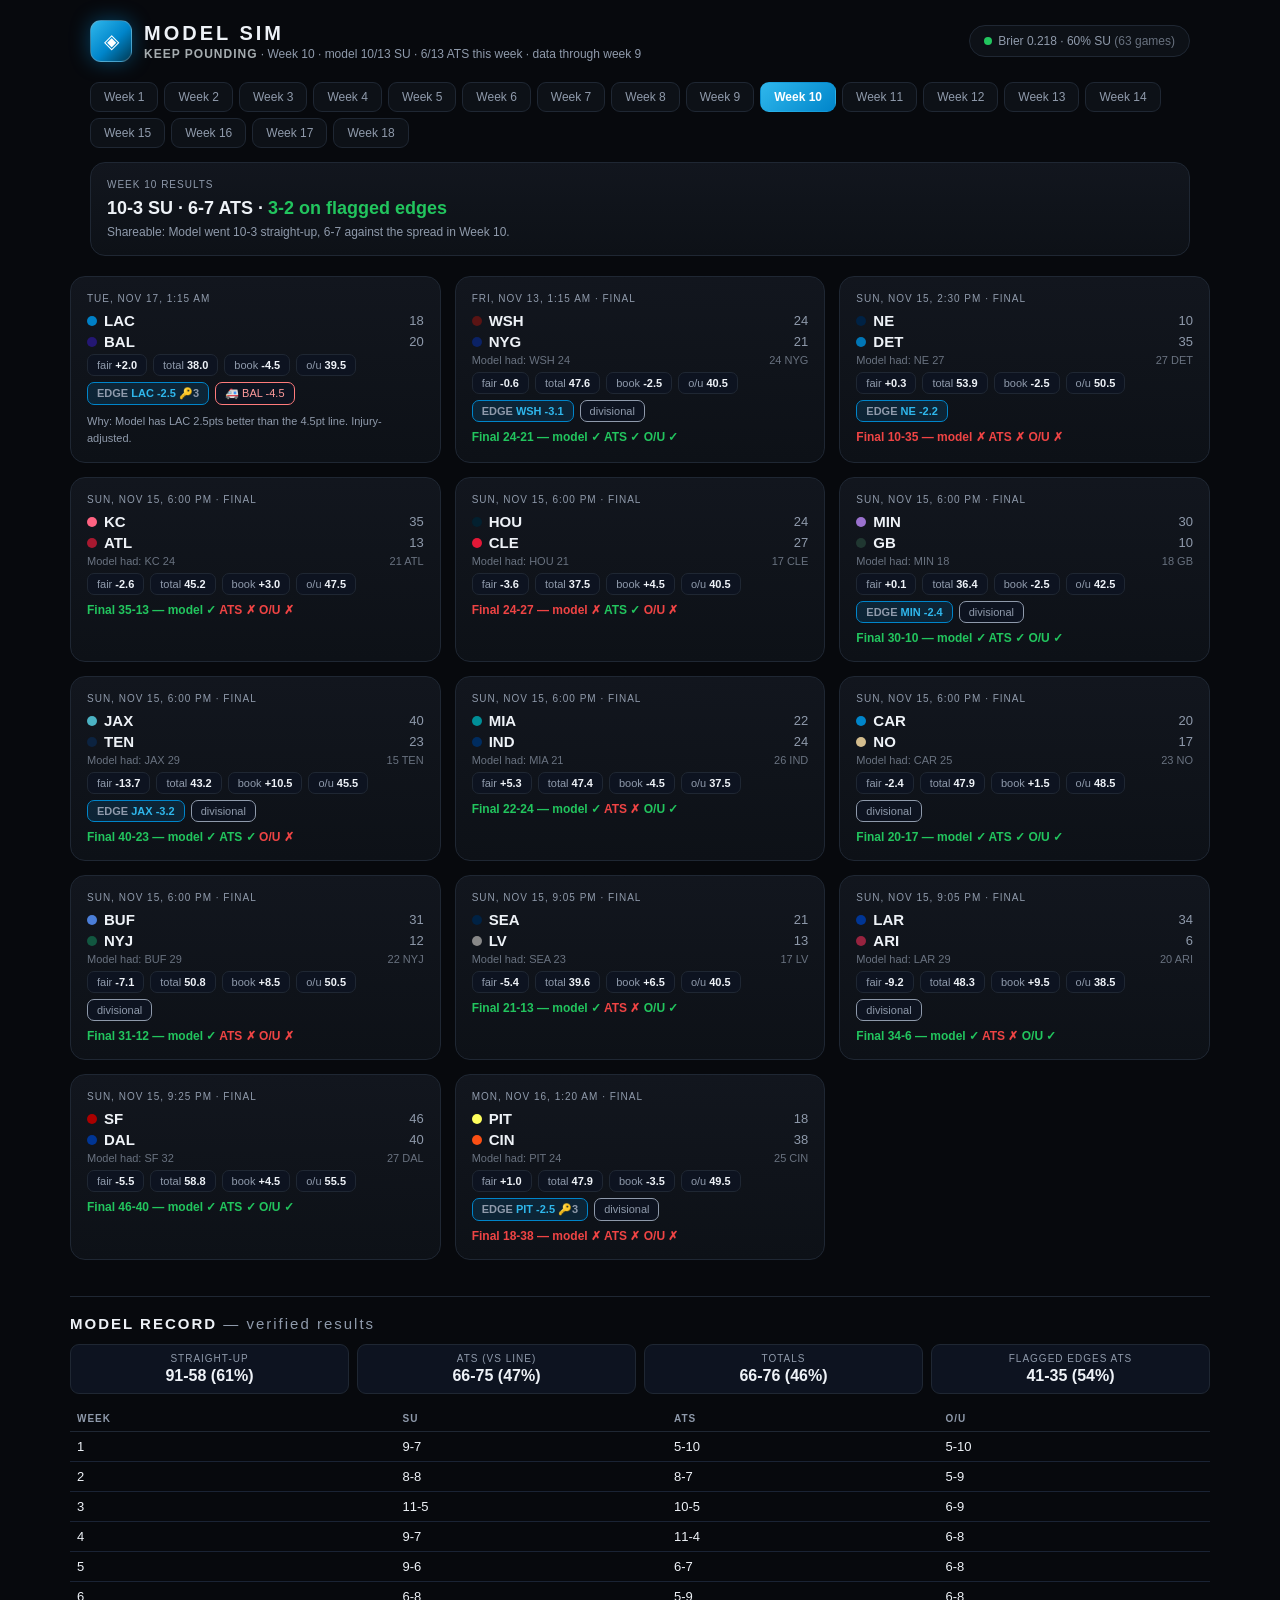
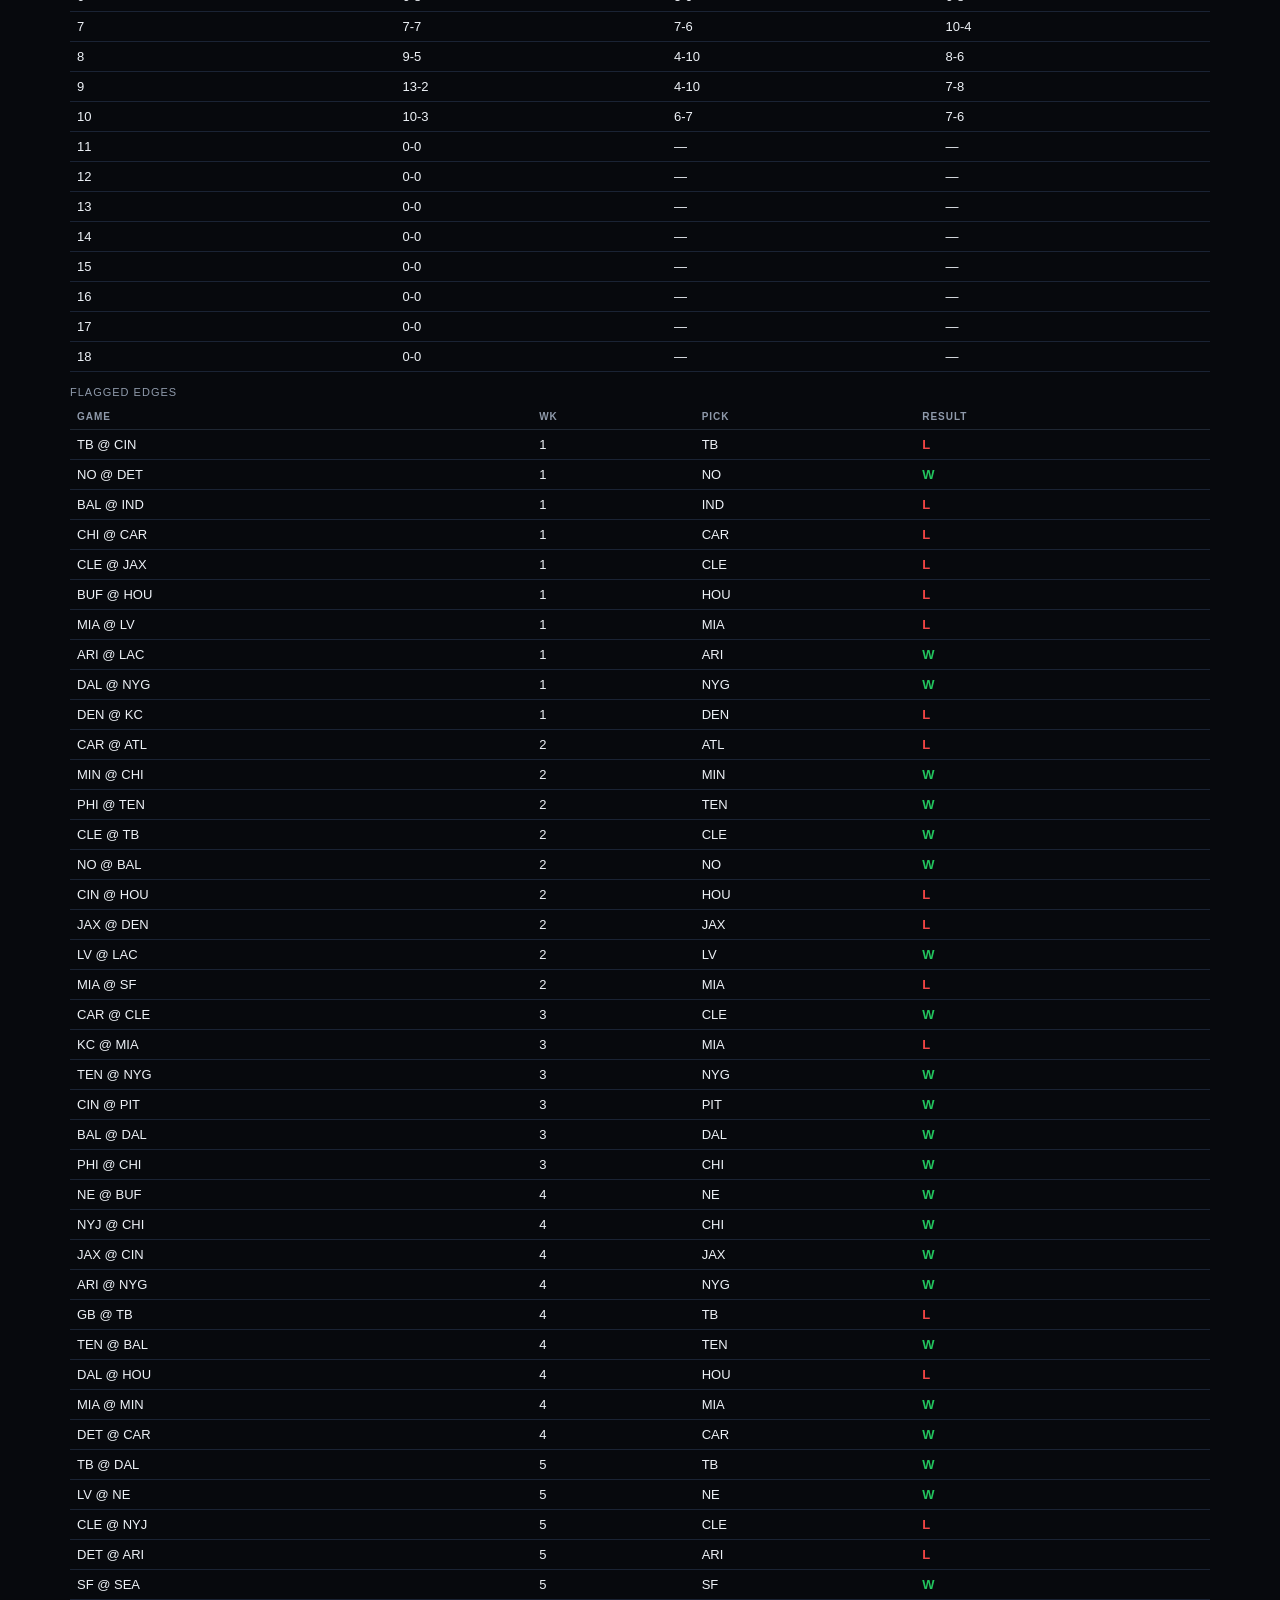
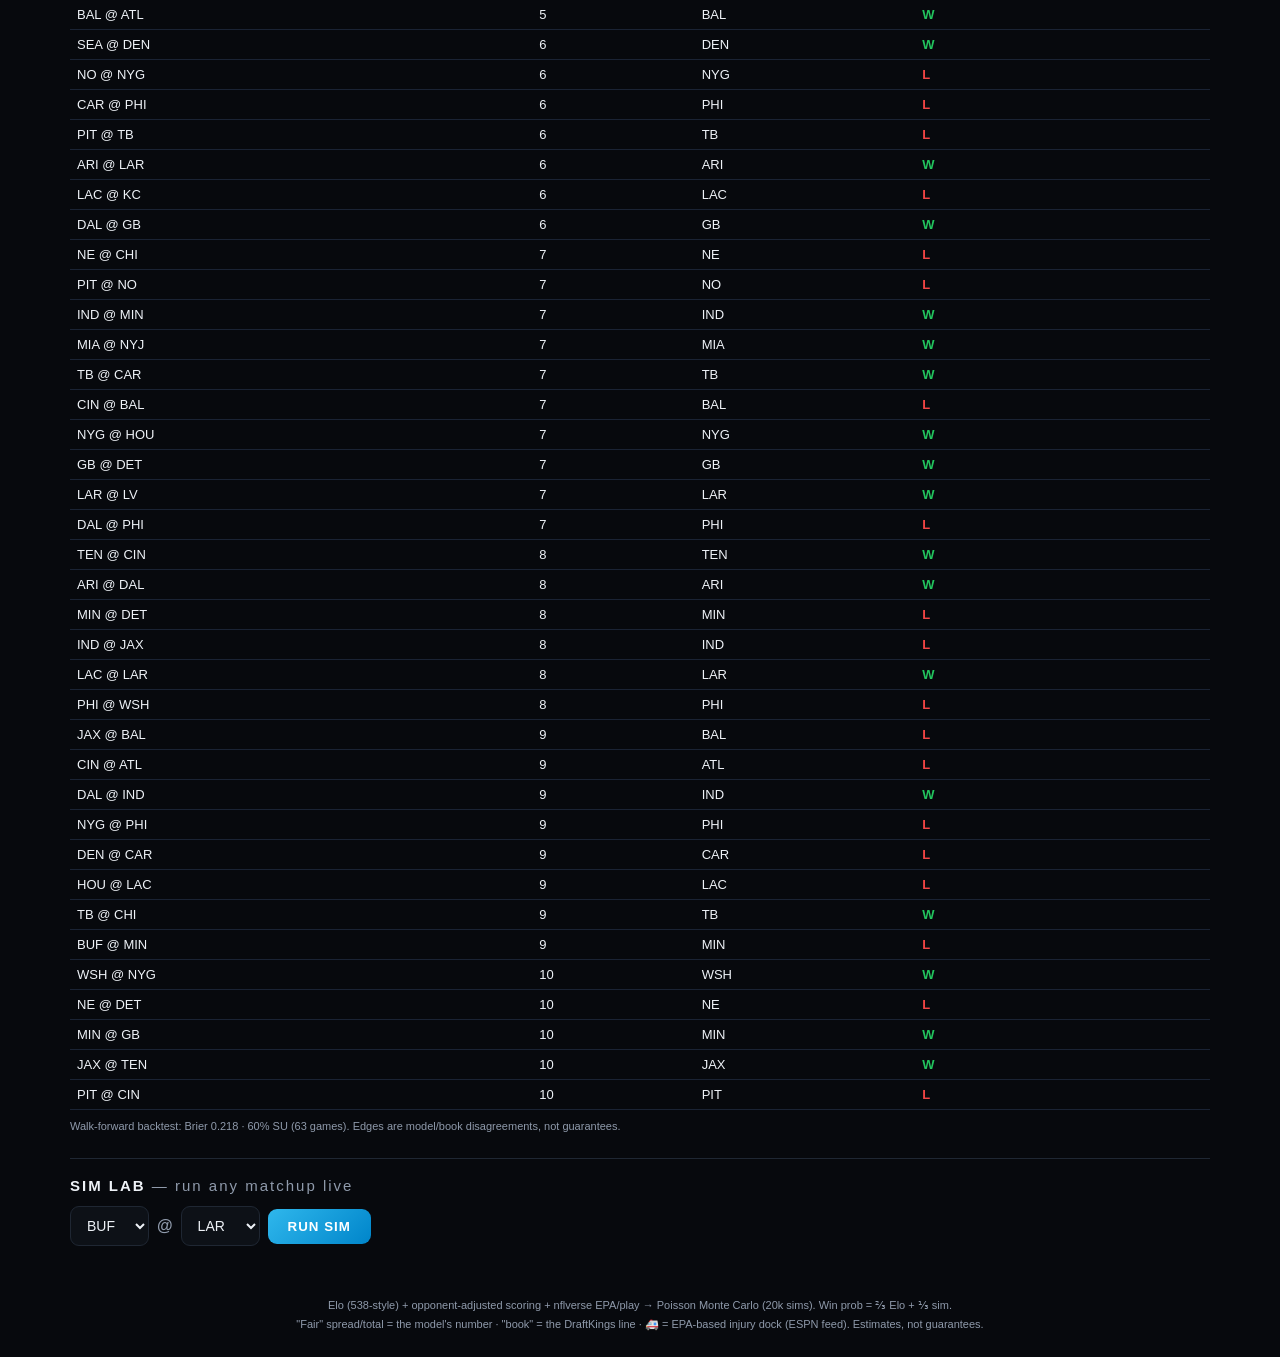
<file: docs/index.html>
<!DOCTYPE html>
<html lang="en"><head><meta charset="UTF-8">
<meta name="viewport" content="width=device-width, initial-scale=1.0">
<title>Model Sim — NFL Monte Carlo Simulator</title>
<style>
:root{--bg:#07090d;--card:#0d1117;--card2:#12161e;--line:#1f2733;--txt:#eef2f7;--dim:#8f9aab;--ac:#2fb7ec;--ac2:#0085ca;--panther:#0085ca;--silver:#a5acaf;--grn:#22c55e;--red:#ef4444}
*{box-sizing:border-box;margin:0;padding:0}
body{background:radial-gradient(1200px 600px at 50% -10%,#0a2a3f 0%,var(--bg) 60%);color:var(--txt);font-family:-apple-system,BlinkMacSystemFont,"Segoe UI",Inter,sans-serif;min-height:100vh}
.wrap{max-width:1180px;margin:0 auto;padding:0 20px}
header{display:flex;justify-content:space-between;align-items:center;padding:20px;flex-wrap:wrap;gap:10px}
.brand{display:flex;gap:12px;align-items:center}
.logo{width:42px;height:42px;border-radius:11px;background:linear-gradient(135deg,#2fb7ec,#0085ca 55%,#003a54);display:flex;align-items:center;justify-content:center;font-size:20px;color:#fff;box-shadow:0 0 20px rgba(0,133,202,.45);border:1px solid rgba(165,172,175,.35)}
h1{font-size:20px;letter-spacing:3px}
.sub{color:var(--dim);font-size:12px;margin-top:2px}
.sub .kp{color:var(--silver);font-weight:700;letter-spacing:1px}
.badge{font-size:12px;color:var(--dim);border:1px solid var(--line);padding:8px 14px;border-radius:20px;background:var(--card)}
.badge .d{display:inline-block;width:8px;height:8px;border-radius:50%;background:var(--grn);margin-right:6px}
.wks{display:flex;gap:6px;flex-wrap:wrap;padding:0 20px 14px}
.wks button{background:var(--card);color:var(--dim);border:1px solid var(--line);padding:7px 13px;border-radius:9px;cursor:pointer;font-size:12px}
.wks button.on{background:linear-gradient(135deg,var(--ac),var(--ac2));color:#fff;border-color:transparent;font-weight:700}
.grid{display:grid;grid-template-columns:repeat(auto-fill,minmax(320px,1fr));gap:14px;padding:6px 0 10px}
.card{background:linear-gradient(180deg,var(--card2),var(--card));border:1px solid var(--line);border-radius:15px;padding:16px;cursor:pointer;transition:transform .12s,border-color .12s}
.card:hover{transform:translateY(-2px);border-color:var(--ac)}
.dt{font-size:10px;color:var(--dim);letter-spacing:1px;text-transform:uppercase;margin-bottom:8px}
.mu{display:flex;justify-content:space-between;align-items:center;margin-bottom:4px}
.tm{display:flex;align-items:center;gap:7px;font-weight:700;font-size:15px}
.tdot{width:10px;height:10px;border-radius:50%}
.pj{font-size:13px;color:var(--dim);font-variant-numeric:tabular-nums}
.pb{display:flex;height:22px;border-radius:7px;overflow:hidden;margin:10px 0 5px;background:#0d1320}
.pb .sg{display:flex;align-items:center;justify-content:center;font-size:11px;font-weight:700;color:#fff}
.pl{display:flex;justify-content:space-between;font-size:11px;color:var(--dim);margin-bottom:10px}
.chips{display:flex;gap:6px;flex-wrap:wrap}
.chip{font-size:11px;background:#0d1320;border:1px solid var(--line);padding:4px 9px;border-radius:7px;color:var(--dim)}
.chip b{color:var(--txt)}
.chip.edge{background:rgba(0,133,202,.16);border-color:var(--ac2);font-weight:700}
.chip.edge b{color:var(--ac)}
.fin{font-size:12px;font-weight:700;margin-top:8px}
.fin.hit{color:var(--grn)}.fin.miss{color:var(--red)}
.fin .hit{color:var(--grn)}.fin .miss{color:var(--red)}
.lab{margin:26px 0;border-top:1px solid var(--line);padding-top:18px}
.lab h2{font-size:15px;letter-spacing:2px;margin-bottom:12px}
.row{display:flex;gap:8px;align-items:center;flex-wrap:wrap}
select{background:var(--card);color:var(--txt);border:1px solid var(--line);padding:10px 12px;border-radius:9px;font-size:14px}
.run{background:linear-gradient(135deg,var(--ac),var(--ac2));border:none;color:#fff;font-weight:800;letter-spacing:1px;padding:10px 20px;border-radius:9px;cursor:pointer}
.run:disabled{opacity:.5}
.detail .sc{font-size:22px;font-weight:800;text-align:center;margin:8px 0;font-variant-numeric:tabular-nums}
.bp{display:flex;height:34px;border-radius:9px;overflow:hidden;margin:12px 0 6px;background:#0d1320}
.bp .sg{display:flex;align-items:center;justify-content:center;font-weight:800;font-size:13px;color:#fff}
.sg2{display:grid;grid-template-columns:repeat(auto-fit,minmax(110px,1fr));gap:8px;margin:12px 0}
.st{background:#0d1320;border:1px solid var(--line);border-radius:9px;padding:8px;text-align:center}
.st .k{font-size:10px;color:var(--dim);text-transform:uppercase;letter-spacing:1px}
.st .v{font-size:16px;font-weight:800;margin-top:3px}
.tabs{display:flex;gap:6px;margin:12px 0 8px}
.tabs button{background:var(--card);color:var(--dim);border:1px solid var(--line);padding:7px 14px;border-radius:7px;cursor:pointer;font-size:12px}
.tabs button.on{background:var(--ac2);color:#fff;border-color:transparent;font-weight:700}
table{width:100%;border-collapse:collapse;font-size:13px}
th{text-align:left;color:var(--dim);font-size:10px;text-transform:uppercase;letter-spacing:1px;padding:7px;border-bottom:1px solid var(--line)}
td{padding:7px;border-bottom:1px solid #1a2334;font-variant-numeric:tabular-nums}
.od{font-weight:700;color:var(--ac)}
.modal{position:fixed;inset:0;background:rgba(0,0,0,.65);display:flex;align-items:center;justify-content:center;padding:16px;z-index:50}
.modal.hidden{display:none}
.mc{background:var(--card);border:1px solid var(--line);border-radius:16px;padding:22px;max-width:600px;width:100%;max-height:86vh;overflow-y:auto;position:relative}
.x{position:absolute;top:10px;right:14px;background:none;border:none;color:var(--dim);font-size:16px;cursor:pointer}
.spin{text-align:center;color:var(--dim);padding:24px}
footer{text-align:center;color:var(--dim);font-size:11px;padding:24px;line-height:1.7}
</style></head>
<body><div class="wrap">
<header><div class="brand"><div class="logo">◈</div>
<div><h1>MODEL SIM</h1><div class="sub"><span class="kp">KEEP POUNDING</span> · <span id="asof"></span></div></div></div>
<div class="badge"><span class="d"></span><span id="btbadge">Brier …</span></div></header>
<div class="wks" id="wks"></div>
<div id="wkrecap" style="margin:0 20px 14px"></div>
<div class="grid" id="cards"></div>
<div class="lab" id="recordlab"><h2>MODEL RECORD <span style="color:var(--dim);font-weight:400">— verified results</span></h2>
<div id="recordout"><div class="spin">Loading record…</div></div></div>
<div class="lab"><h2>SIM LAB <span style="color:var(--dim);font-weight:400">— run any matchup live</span></h2>
<div class="row"><select id="la"></select><span style="color:var(--dim);font-weight:700">@</span><select id="lh"></select>
<button class="run" id="go">RUN SIM</button></div>
<div id="lout" style="margin-top:14px"></div></div>
<footer>Elo (538-style) + opponent-adjusted scoring + nflverse EPA/play → Poisson Monte Carlo (20k sims). Win prob = ⅔ Elo + ⅓ sim.<br>"Fair" spread/total = the model's number · "book" = the DraftKings line · 🚑 = EPA-based injury dock (ESPN feed). Estimates, not guarantees.</footer>
</div>
<div class="modal hidden" id="modal"><div class="mc"><button class="x" id="mx">✕</button><div id="mb"></div></div></div>
<script>
const CB=Date.now();const C={ARI:"#97233F",ATL:"#A71930",BAL:"#241773",BUF:"#00338D",CAR:"#0085CA",CHI:"#0B162A",CIN:"#FB4F14",CLE:"#E31837",DAL:"#003594",DEN:"#FB4F14",DET:"#0076B6",GB:"#203731",HOU:"#03202F",IND:"#002C5F",JAX:"#006778",KC:"#E31837",LV:"#888888",LAC:"#0080C6",LAR:"#003594",MIA:"#008E97",MIN:"#4F2683",NE:"#002244",NO:"#D3BC8D",NYG:"#0B2265",NYJ:"#125740",PHI:"#004C54",PIT:"#FFB612",SEA:"#002244",SF:"#AA0000",TB:"#D50A0A",TEN:"#0C2340",WAS:"#5A1414",WSH:"#5A1414"};
const $=id=>document.getElementById(id);
function hx(h){h=h.replace('#','');return[parseInt(h.slice(0,2),16),parseInt(h.slice(2,4),16),parseInt(h.slice(4,6),16)];}
function shade(h,amt){const c=hx(h).map(v=>Math.max(0,Math.min(255,Math.round(v+amt))));return'#'+c.map(v=>v.toString(16).padStart(2,'0')).join('');}
// lighten the away side when both teams' colors are near-identical (e.g. BUF/LAR blues)
function tc(t,o){let c=C[t]||"#888888";if(o&&o!==t&&C[o]){const a=hx(c),b=hx(C[o]);
 const d=Math.sqrt(a.reduce((s,v,i)=>s+(v-b[i])**2,0));if(d<110)c=shade(c,75);}return c;}
const dot=t=>`<span class="tdot" style="background:${C[t]}"></span>`;
const dot2=(t,o)=>`<span class="tdot" style="background:${tc(t,o)}"></span>`;
const pc=p=>(p*100).toFixed(1)+"%", od=o=>o==null?"--":(o<0?""+o:"+"+o);
const clamp=(v,a,b)=>Math.max(a,Math.min(b,v));
let META=null,TEAMS=null;const WKC={};
function mulberry(s){return function(){s|=0;s=s+0x6D2B79F5|0;let t=Math.imul(s^s>>>15,1|s);t=t+Math.imul(t^t>>>7,61|t)^t;return((t^t>>>14)>>>0)/4294967296}}
function pois(l,r){const L=Math.exp(-l);let k=0,p=1;do{k++;p*=r();}while(p>L);return k-1}
function lambdas(a,h){const A=TEAMS[a],H=TEAMS[h];
 const sA=META.lg_pts+A.srs_off-H.srs_def,sH=META.lg_pts+H.srs_off-A.srs_def;
 const eA=META.lg_pts+(A.epa_off-META.lg_epa)*META.ppg+(META.lg_epa-H.epa_def)*META.ppg;
 const eH=META.lg_pts+(H.epa_off-META.lg_epa)*META.ppg+(META.lg_epa-A.epa_def)*META.ppg;
 return[clamp(.5*(sA+eA)-META.hfa_pts,10,45),clamp(.5*(sH+eH)+META.hfa_pts,10,45)];}
function eloP(a,h){const d=TEAMS[h].elo-TEAMS[a].elo+42.2;return 1/(1+Math.pow(10,-d/400));}
function simGame(a,h,n,sd){const[la,lh]=lambdas(a,h),r=mulberry(sd);let hw=0,aw=0,sa=0,sh=0;
 for(let i=0;i<n;i++){const x=pois(la,r),y=pois(lh,r);sa+=x;sh+=y;if(y>x)hw++;else if(x>y)aw++;}
 const t=n-hw-aw,ps=(hw+.5*t)/n;return{la,lh,pa:sa/n,ph:sh/n,pHome:2/3*eloP(a,h)+1/3*ps};}
function tdBoard(a,h,la,lh){const mk=(pl,e)=>{const n=pl.length||1,tt=pl.reduce((s,p)=>s+p.td,0),th=pl.reduce((s,p)=>s+p.touches,0);
 return pl.map(p=>{const s=.5*(p.td+.5)/(tt+.5*n)+.5*(p.touches+5)/(th+5*n),l=e*s;return{name:p.name,team:p.team,lam:l,pa:1-Math.exp(-l)};});};
 const A=mk(TEAMS[a].players.map(p=>({...p,team:a})),la/7),H=mk(TEAMS[h].players.map(p=>({...p,team:h})),lh/7);
 const all=A.concat(H),t=all.reduce((s,p)=>s+p.lam,0),ap=1-Math.exp(-t);
 all.forEach(p=>{p.pf=t?p.lam/t*ap:0;
  p.oA=p.pa<=0?null:(p.pa>.5?Math.round(-100*p.pa/(1-p.pa)):Math.round(100*(1-p.pa)/p.pa));
  p.oF=p.pf<=0?null:(p.pf>.5?Math.round(-100*p.pf/(1-p.pf)):Math.round(100*(1-p.pf)/p.pf));});
 return{any:[...all].sort((x,y)=>y.pa-x.pa).slice(0,12),first:[...all].sort((x,y)=>y.pf-x.pf).slice(0,8)};}
function pbar(a,pa,h,ph,big){const ca=tc(a,h);return `<div class="${big?"bp":"pb"}">
 <div class="sg" style="width:${(pa*100).toFixed(1)}%;background:${ca}">${pc(pa)}</div>
 <div class="sg" style="width:${(ph*100).toFixed(1)}%;background:${C[h]}">${pc(ph)}</div></div>`;}
function tbl(rs,f){return `<table><tr><th>Player</th><th>Team</th><th>Prob</th><th>Fair odds</th></tr>`+
 rs.map(p=>`<tr><td>${p.name}</td><td>${p.team}</td><td>${(p[f?"pf":"pa"]*100).toFixed(f?2:1)}%</td><td class="od">${od(p[f?"oF":"oA"])}</td></tr>`).join("")+`</table>`;}
function detail(a,h,r,td){let tabs="";
 if(td&&td.any.length)tabs=`<div class="tabs"><button class="on" data-t="a">Anytime TD</button><button data-t="f">First TD</button></div><div class="tb">${tbl(td.any,0)}</div>`;
 let injSec="";
 if(r.inj){const sides=[["away",a],["home",h]];let rows="",tot=0;
  sides.forEach(([s,tm],i)=>{const adj=(r.injAdj&&r.injAdj[i])||0;tot+=adj;
   (r.inj[s]||[]).forEach(x=>{const pts=x[2];
    rows+=`<div class="st"><div class="k">${tm} · ${x[3]}</div><div class="v" style="color:${pts>=0?"#ff7b7b":"#7bff9e"};font-size:13px">${x[0]} <span style="font-size:10px;color:var(--dim)">${x[1]}</span> <b>${pts>=0?"-":"+"}${Math.abs(pts)}</b></div></div>`;});});
  if(rows)injSec=`<div style="font-size:11px;color:var(--dim);letter-spacing:1px;margin:14px 0 6px">INJURY ADJUSTMENTS (EPA-BASED, VIA ESPN)</div><div class="sg2" style="display:grid;grid-template-columns:repeat(auto-fit,minmax(140px,1fr));gap:8px;margin:12px 0">${rows}</div>`;}
 let noteSec="";
 if(r.notes&&r.notes.length)noteSec=`<div style="font-size:11px;color:var(--dim);letter-spacing:1px;margin:14px 0 6px">NOTES</div>${r.notes.map(n=>`<div class="st"><div class="k">📊</div><div class="v" style="font-size:13px">${n}</div></div>`).join("")}`;
 if(r.windMph>=15)noteSec+=`<div class="st"><div class="k">🌬️ Wind</div><div class="v" style="font-size:13px">${r.windMph} mph sustained — total shaded -${r.windAdj} pts</div></div>`;
 let book="";
 if(r.book){const b=r.book;
  book=`<div style="font-size:11px;color:var(--dim);letter-spacing:1px;margin:14px 0 6px">BOOK (DRAFTKINGS) VS MODEL</div>
  <div class="sg2" style="display:grid;grid-template-columns:repeat(auto-fit,minmax(110px,1fr));gap:8px;margin:12px 0">
  <div class="st"><div class="k">Book spread</div><div class="v">${b.spread>0?"+":""}${b.spread.toFixed(1)}</div></div>
  <div class="st"><div class="k">Book total</div><div class="v">${b.total!=null?b.total.toFixed(1):"--"}</div></div>
  ${b.flag_spread?`<div class="st" style="border-color:var(--ac2)"><div class="k">Spread edge</div><div class="v" style="color:var(--ac)">${b.edge_spread>0?h:a} ${b.edge_spread>0?"+":""}${b.edge_spread.toFixed(1)}</div></div>`:""}
  ${b.flag_total?`<div class="st" style="border-color:var(--ac2)"><div class="k">Total edge</div><div class="v" style="color:var(--ac)">${b.edge_total>0?"OVER":"UNDER"} ${b.edge_total>0?"+":""}${b.edge_total.toFixed(1)}</div></div>`:""}
  </div>`;}
 return `<h2 style="letter-spacing:2px;margin:0 0 4px">${a} @ ${h}</h2>
 <div class="sc" style="font-size:22px;font-weight:800;text-align:center;margin:8px 0">${a} ${Math.round(r.pa)} — ${Math.round(r.ph)} ${h}</div>${pbar(a,1-r.pHome,h,r.pHome,1)}
 <div class="sg2" style="display:grid;grid-template-columns:repeat(auto-fit,minmax(110px,1fr));gap:8px;margin:12px 0">
 <div class="st"><div class="k">Fair spread</div><div class="v">${(r.ph-r.pa)>=0?"+":""}${(r.ph-r.pa).toFixed(1)}</div></div>
 <div class="st"><div class="k">Fair total</div><div class="v">${(r.ph+r.pa).toFixed(1)}</div></div>
 <div class="st"><div class="k">${h} win</div><div class="v">${pc(r.pHome)}</div></div>
 <div class="st"><div class="k">${a} win</div><div class="v">${pc(1-r.pHome)}</div></div></div>${injSec}${noteSec}${book}${tabs}`;}
function wireT(root,td){root.querySelectorAll(".tabs button").forEach(b=>b.onclick=()=>{
 root.querySelectorAll(".tabs button").forEach(x=>x.classList.remove("on"));b.classList.add("on");
 root.querySelector(".tb").innerHTML=tbl(b.dataset.t==="a"?td.any:td.first,b.dataset.t==="f");});}
async function getW(w){if(!WKC[w])WKC[w]=await(await fetch("data/week"+w+".json?v="+CB)).json();return WKC[w];}
async function loadWeek(w){
 document.querySelectorAll(".wks button").forEach(b=>b.classList.toggle("on",+b.dataset.w===w));
 const gs=await getW(w),el=$("cards");el.innerHTML="";
 gs.forEach(g=>{const d=document.createElement("div");d.className="card";
  const dt=g.date?new Date(g.date).toLocaleString("en-US",{weekday:"short",month:"short",day:"numeric",hour:"numeric",minute:"2-digit"}):"";
  let ex="";if(g.done&&g.winner){const hit=(g.winner==="home")==(g.p_home>.5);
   let extra="", primary=null;
   if(g.book&&g.book.spread!=null&&g.as!=null){
    const edgeS=g.fair_spread+g.book.spread, actS=(g.hs-g.as)+g.book.spread;
    const ats=edgeS!==0&&actS!==0?(edgeS>0)===(actS>0):null;
    let ou=null;
    if(g.book.total!=null){const mOver=g.fair_total>g.book.total, aOver=(g.as+g.hs)>g.book.total;
     if(g.fair_total!==g.book.total&&(g.as+g.hs)!==g.book.total)ou=mOver===aOver;}
    // headline = the betting edge if one was flagged, else straight-up
    if(ats!==null&&(g.book.flag_spread||g.book.strong_spread))primary=ats;
    else if(ou!==null&&g.book.flag_total&&ats===null)primary=ou;
    else primary=hit;
    if(ats!==null)extra+=` <span class="${ats?"hit":"miss"}">ATS ${ats?"✓":"✗"}</span>`;
    if(ou!==null)extra+=` <span class="${ou?"hit":"miss"}">O/U ${ou?"✓":"✗"}</span>`;}
   else primary=hit;
   ex=`<div class="fin ${primary?"hit":"miss"}">Final ${g.final} — model ${primary?"✓":"✗"}${extra}</div>`;}
  d.innerHTML=`<div class="dt">${dt}${g.done?" · Final":""}</div>
  <div class="mu"><span class="tm">${dot2(g.away,g.home)} ${g.away}</span><span class="pj">${g.done?g.as:Math.round(g.proj_away)}</span></div>
  <div class="mu"><span class="tm">${dot(g.home)} ${g.home}</span><span class="pj">${g.done?g.hs:Math.round(g.proj_home)}</span></div>
  ${g.done?`<div class="pl" style="margin-bottom:6px;opacity:.7"><span>Model had: ${g.away} ${Math.round(g.proj_away)}</span><span>${Math.round(g.proj_home)} ${g.home}</span></div>`:""}
  <div class="chips"><span class="chip">fair <b>${g.fair_spread>0?"+":""}${g.fair_spread.toFixed(1)}</b></span>
  <span class="chip">total <b>${g.fair_total.toFixed(1)}</b></span>
  ${g.book?`<span class="chip">book <b>${g.book.spread>0?"+":""}${g.book.spread.toFixed(1)}</b></span><span class="chip">o/u <b>${g.book.total!=null?g.book.total.toFixed(1):"--"}</b></span>`:""}
  ${g.book&&g.book.flag_spread?`<span class="chip edge">EDGE <b>${g.book.edge_spread>0?g.home:g.away} ${g.book.edge_spread>0?"+":""}${g.book.edge_spread.toFixed(1)}</b>${g.book.key_cross&&g.book.key_cross.length?` 🔑${g.book.key_cross.join("/")}`:""}</span>`:""}
  ${g.book&&g.book.flag_total?`<span class="chip edge">EDGE <b>${g.book.edge_total>0?"OVER":"UNDER"} ${g.book.edge_total>0?"+":""}${g.book.edge_total.toFixed(1)}</b></span>`:""}
  ${(g.inj_adj&&g.inj_adj[0]>=0.5)?`<span class="chip" style="border-color:#ff7b7b;color:#ff9b9b">🚑 ${g.away} -${g.inj_adj[0].toFixed(1)}</span>`:""}${(g.inj_adj&&g.inj_adj[1]>=0.5)?`<span class="chip" style="border-color:#ff7b7b;color:#ff9b9b">🚑 ${g.home} -${g.inj_adj[1].toFixed(1)}</span>`:""}
  ${g.wind_mph>=15?`<span class="chip" style="border-color:#7bc4ff;color:#9bd0ff">🌬️ ${g.wind_mph}mph (-${g.wind_adj} tot)</span>`:""}
  ${g.divisional?`<span class="chip" style="border-color:var(--dim);color:var(--dim)">divisional</span>`:""}
  ${g.split&&!g.done?`<span class="chip" style="border-color:#ffd47b;color:#ffdb8b" title="Scoring model and win probability disagree — true toss-up">⚖️ split</span>`:""}</div>
  ${!g.done&&g.book&&g.book.flag_spread?`<div style="font-size:11px;color:var(--dim);margin-top:8px;line-height:1.5">Why: Model has ${g.book.edge_spread>0?g.home:g.away} ${Math.abs(g.book.edge_spread).toFixed(1)}pts better than the ${Math.abs(g.book.spread).toFixed(1)}pt line.${g.inj_adj&&(g.inj_adj[0]>=0.5||g.inj_adj[1]>=0.5)?` Injury-adjusted.`:""}${g.wind_mph>=15?` Wind impacts total.`:""}</div>`:""}${ex}`;
  d.onclick=()=>{const td={any:(g.anytime||[]).map(p=>({name:p.name,team:p.team,pa:p.prob,oA:p.odds})),
   first:(g.first_td||[]).map(p=>({name:p.name,team:p.team,pf:p.prob,oF:p.odds}))};
   $("mb").innerHTML=detail(g.away,g.home,{pa:g.proj_away,ph:g.proj_home,pHome:g.p_home,book:g.book,inj:g.injuries,injAdj:g.inj_adj,notes:g.notes,windMph:g.wind_mph,windAdj:g.wind_adj},td);
   wireT($("mb"),td);$("modal").classList.remove("hidden");};
  el.appendChild(d);});
 const dn=gs.filter(g=>g.done&&g.winner),ht=dn.filter(g=>(g.winner==="home")==(g.p_home>.5)).length;
 const atsG=dn.filter(g=>g.book&&g.book.spread!=null&&g.as!=null);
 const atsH=atsG.filter(g=>{const e=g.fair_spread+g.book.spread,a=(g.hs-g.as)+g.book.spread;return e!==0&&a!==0&&(e>0)===(a>0);}).length;
 const tally=dn.length?`model ${ht}/${dn.length} SU${atsG.length?` · ${atsH}/${atsG.length} ATS`:""} this week · `:"";
 $("asof").textContent=`Week ${w} · ${tally}data through week ${META.as_of_week}`;
 // week recap banner (for done weeks)
 if(dn.length>0){
  const eg=dn.filter(g=>g.book&&(g.book.flag_spread||g.book.strong_spread));
  const egH=eg.filter(g=>{const e=g.fair_spread+g.book.spread,a=(g.hs-g.as)+g.book.spread;return e!==0&&a!==0&&(e>0)===(a>0);}).length;
  $("wkrecap").innerHTML=`<div class="card" style="cursor:default"><div class="dt">WEEK ${w} RESULTS</div>
   <div style="font-size:18px;font-weight:800;margin:6px 0">${ht}-${dn.length-ht} SU · ${atsH}-${atsG.length-atsH} ATS ${eg.length?`· <span style="color:${egH>eg.length/2?"var(--grn)":"var(--red)"}">${egH}-${eg.length-egH} on flagged edges</span>`:""}</div>
   <div style="font-size:12px;color:var(--dim)">Shareable: Model went ${ht}-${dn.length-ht} straight-up, ${atsH}-${atsG.length-atsH} against the spread in Week ${w}.</div></div>`;
 } else $("wkrecap").innerHTML="";}
(async function(){
 META=await(await fetch("data/meta.json?v="+CB)).json();
 TEAMS=await(await fetch("data/teams.json?v="+CB)).json();
 if(META.backtest)$("btbadge").innerHTML=`Brier ${META.backtest.brier.toFixed(3)} · ${Math.round(META.backtest.accuracy*100)}% SU <span style="opacity:.7">(${META.backtest.games} games)</span>`;
 const wk=Object.keys(WKC);let weeks=[];
 try{weeks=(await(await fetch("data/weeks.json?v="+CB)).json());}catch(e){}
 if(!weeks.length)weeks=[5];
 const nav=$("wks");
 weeks.forEach(w=>{const b=document.createElement("button");b.textContent="Week "+w;b.dataset.w=w;
  b.onclick=()=>loadWeek(w);nav.appendChild(b);});
 const cur=weeks.filter(w=>true);
 let def=weeks[weeks.length-1];
 for(const w of weeks){const gs=await getW(w);if(gs.some(g=>!g.done)){def=w;break;}}
 Object.keys(TEAMS).sort().forEach(t=>{$("la").appendChild(new Option(t,t));$("lh").appendChild(new Option(t,t));});
 $("la").value="BUF";$("lh").value="LAR";
 $("mx").onclick=()=>$("modal").classList.add("hidden");
 $("modal").onclick=e=>{if(e.target.id==="modal")$("modal").classList.add("hidden");};
 $("go").onclick=()=>{const a=$("la").value,h=$("lh").value;
  if(a===h)return;$("go").disabled=true;$("lout").innerHTML=`<div class="spin">Running 20,000 simulations…</div>`;
  setTimeout(()=>{const r=simGame(a,h,20000,Date.now()%100000),td=tdBoard(a,h,r.la,r.lh);
   $("lout").innerHTML=detail(a,h,r,td);wireT($("lout"),td);$("go").disabled=false;},30);};
 loadWeek(def);
 try{
  const rec=await(await fetch("data/record.json?v="+CB)).json();
  const tot=(w,l)=>w+l?`${w}-${l} (${Math.round(100*w/(w+l))}%)`:"—";
  let html=`<div class="sg2" style="display:grid;grid-template-columns:repeat(auto-fit,minmax(140px,1fr));gap:8px;margin:12px 0">
   <div class="st"><div class="k">Straight-up</div><div class="v">${tot(rec.su_w,rec.su_l)}</div></div>
   <div class="st"><div class="k">ATS (vs line)</div><div class="v">${tot(rec.ats_w,rec.ats_l)}</div></div>
   <div class="st"><div class="k">Totals</div><div class="v">${tot(rec.ou_w,rec.ou_l)}</div></div>
   <div class="st"><div class="k">Flagged edges ATS</div><div class="v">${tot(rec.edges.filter(e=>e.result==="W").length,rec.edges.filter(e=>e.result==="L").length)}</div></div>
  </div>`;
  if(rec.by_week.length)html+=`<table><tr><th>Week</th><th>SU</th><th>ATS</th><th>O/U</th></tr>`+
   rec.by_week.map(w=>`<tr><td>${w.week}</td><td>${w.su}</td><td>${w.ats}</td><td>${w.ou}</td></tr>`).join("")+`</table>`;
  if(rec.edges.length)html+=`<div style="font-size:11px;color:var(--dim);letter-spacing:1px;margin:14px 0 6px">FLAGGED EDGES</div><table><tr><th>Game</th><th>Wk</th><th>Pick</th><th>Result</th></tr>`+
   rec.edges.map(e=>`<tr><td>${e.game}</td><td>${e.week}</td><td>${e.pick}</td><td style="color:${e.result==="W"?"var(--grn)":"var(--red)"};font-weight:700">${e.result}</td></tr>`).join("")+`</table>`;
  html+=`<div style="font-size:11px;color:var(--dim);margin-top:10px">Walk-forward backtest: Brier ${META.backtest.brier.toFixed(3)} · ${Math.round(META.backtest.accuracy*100)}% SU (${META.backtest.games} games). Edges are model/book disagreements, not guarantees.</div>`;
  $("recordout").innerHTML=html;
 }catch(e){$("recordout").innerHTML=`<div class="spin">Record unavailable.</div>`;}
})();
</script></body></html>
</file>
